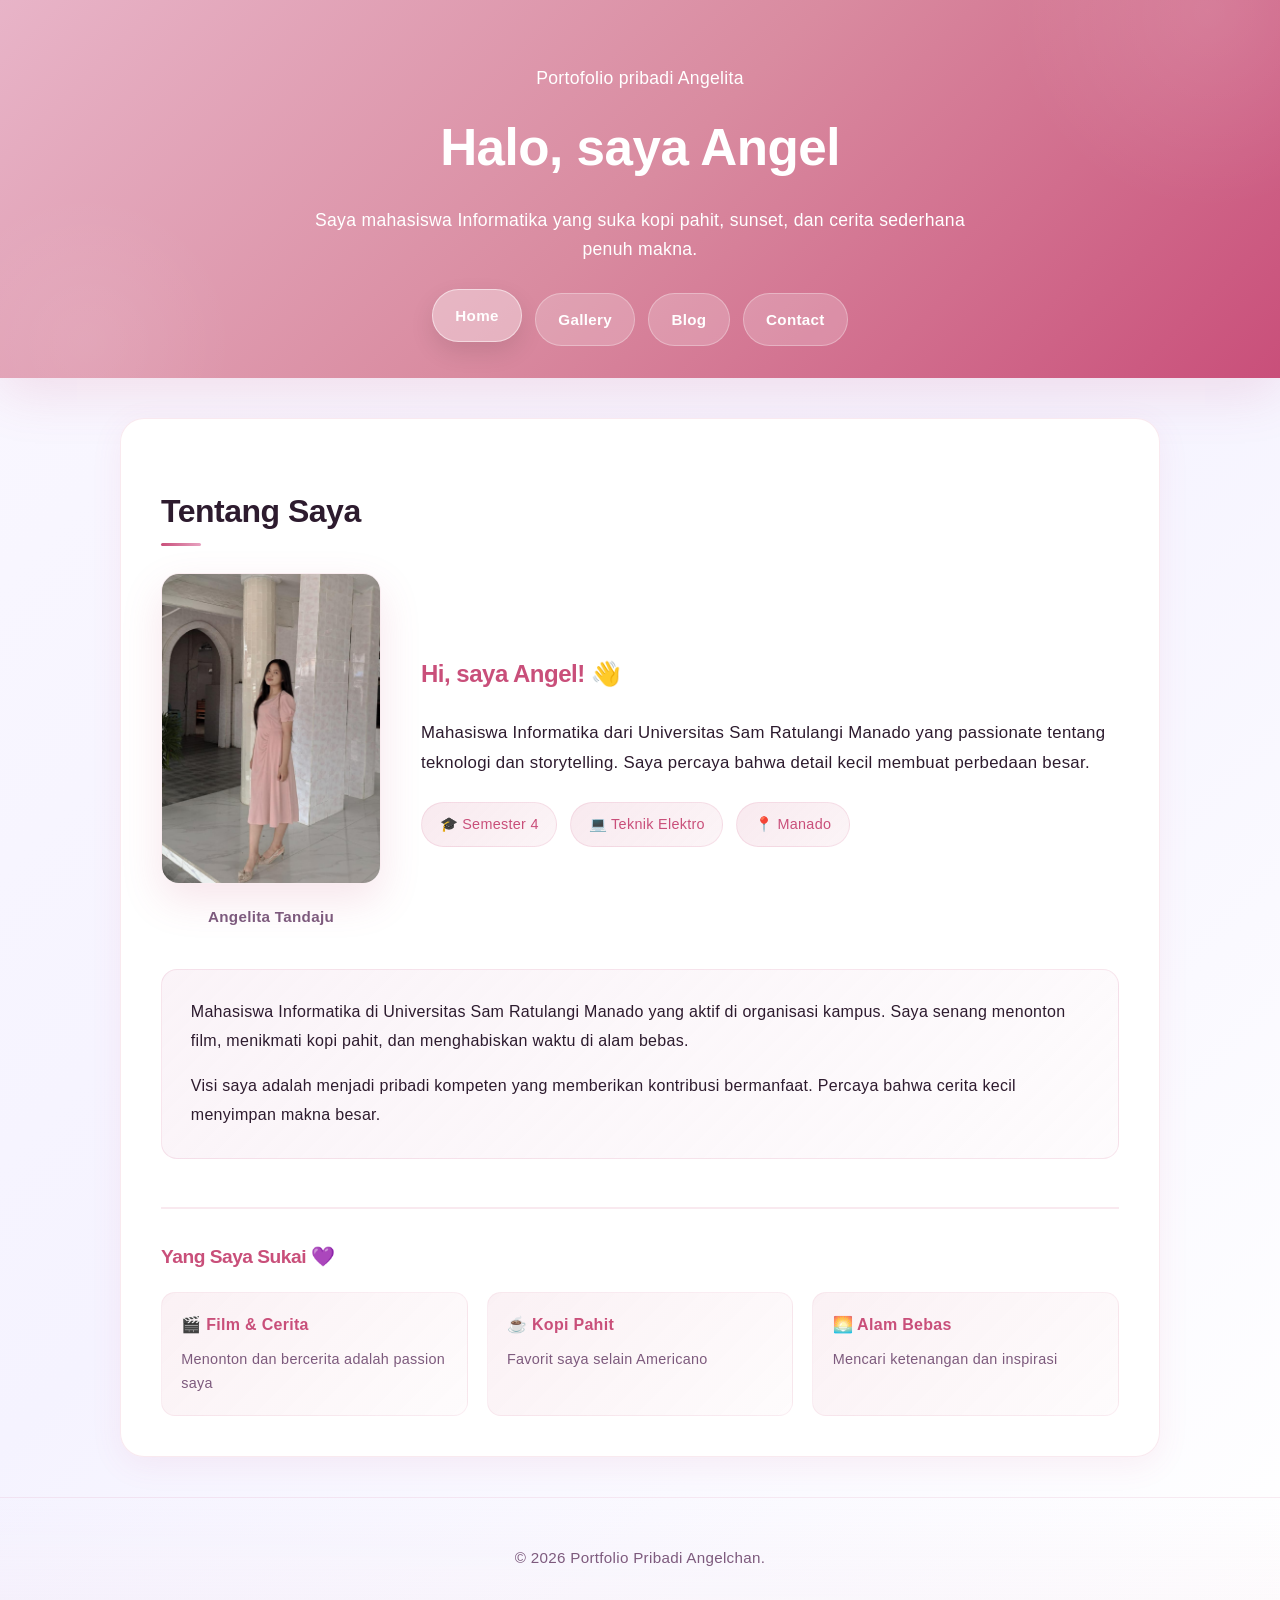
<file: index.html>
<!DOCTYPE html>
<html lang="id">
<head>
    <meta charset="UTF-8">
    <meta name="viewport" content="width=device-width, initial-scale=1.0">
    <title>Home - Portfolio Pribadi</title>
    <link rel="stylesheet" href="styles.css">
    <script src="script.js" defer></script>
</head>

<body>

    <header class="site-header">
        <div class="hero">
            <p>Portofolio pribadi Angelita</p>
            <h1>Halo, saya Angel</h1>
            <p>Saya mahasiswa Informatika yang suka kopi pahit, sunset, dan cerita sederhana penuh makna.</p>
            <nav class="navbar">
                <a class="nav-link" href="index.html">Home</a>
                <a class="nav-link" href="gallery.html">Gallery</a>
                <a class="nav-link" href="blog.html">Blog</a>
                <a class="nav-link" href="contact.html">Contact</a>
            </nav>
        </div>
    </header>

    <main>
        <section class="section-card">
            <h2>Tentang Saya</h2>

            <!-- Foto Profil -->
            <div style="display: grid; grid-template-columns: auto 1fr; gap: 2.5rem; align-items: center; margin-bottom: 2.5rem;">
                <figure style="text-align: center; margin: 0;">
                    <img src="image/cantik1.jpeg" alt="Foto profil Angelita Tandaju" width="220" style="border-radius: 18px; box-shadow: 0 16px 40px rgba(201, 79, 122, 0.15); display: block; border: 1px solid rgba(201, 79, 122, 0.1);">                    <figcaption style="margin-top: 1.2rem; font-size: 0.95rem; color: #7d5a7d; font-weight: 500;"><b>Angelita Tandaju</b></figcaption>
                </figure>
                
                <div>
                    <h3 style="color: #c94f7a; margin-top: 0; font-size: 1.5rem; font-weight: 600;">Hi, saya Angel! 👋</h3>
                    <p style="font-size: 1.05rem; line-height: 1.8; color: #2d1b2e; margin: 1rem 0; font-weight: 500;">
                        Mahasiswa Informatika dari Universitas Sam Ratulangi Manado yang passionate tentang teknologi dan storytelling. Saya percaya bahwa detail kecil membuat perbedaan besar.
                    </p>
                    <div style="display: flex; gap: 0.8rem; flex-wrap: wrap; margin-top: 1.5rem;">
                        <span style="background: linear-gradient(135deg, rgba(201, 79, 122, 0.12) 0%, rgba(201, 79, 122, 0.06) 100%); padding: 0.6rem 1.1rem; border-radius: 999px; font-size: 0.9rem; color: #c94f7a; border: 1px solid rgba(201, 79, 122, 0.12); font-weight: 500;">🎓 Semester 4</span>
                        <span style="background: linear-gradient(135deg, rgba(201, 79, 122, 0.12) 0%, rgba(201, 79, 122, 0.06) 100%); padding: 0.6rem 1.1rem; border-radius: 999px; font-size: 0.9rem; color: #c94f7a; border: 1px solid rgba(201, 79, 122, 0.12); font-weight: 500;">💻 Teknik Elektro</span>
                        <span style="background: linear-gradient(135deg, rgba(201, 79, 122, 0.12) 0%, rgba(201, 79, 122, 0.06) 100%); padding: 0.6rem 1.1rem; border-radius: 999px; font-size: 0.9rem; color: #c94f7a; border: 1px solid rgba(201, 79, 122, 0.12); font-weight: 500;">📍 Manado</span>
                    </div>
                </div>
            </div>

            <!-- Deskripsi Lengkap -->
            <div style="background: linear-gradient(135deg, rgba(240, 217, 232, 0.3) 0%, rgba(240, 217, 232, 0.1) 100%); padding: 1.8rem; border-radius: 16px; border-left: 3px solid #c94f7a; border: 1px solid rgba(201, 79, 122, 0.12); margin-top: 2.5rem;">
                <p style="font-size: 1rem; line-height: 1.8; color: #2d1b2e; margin: 0; font-weight: 500;">
                    Mahasiswa Informatika di Universitas Sam Ratulangi Manado yang aktif di organisasi kampus. Saya senang menonton film, menikmati kopi pahit, dan menghabiskan waktu di alam bebas.
                </p>
                <p style="font-size: 1rem; line-height: 1.8; color: #2d1b2e; margin: 1rem 0 0; font-weight: 500;">
                    Visi saya adalah menjadi pribadi kompeten yang memberikan kontribusi bermanfaat. Percaya bahwa cerita kecil menyimpan makna besar.
                </p>
            </div>

            <!-- Minat & Passion -->
            <div style="margin-top: 3rem; padding-top: 2rem; border-top: 2px solid rgba(201, 79, 122, 0.12);">
                <h3 style="color: #c94f7a; margin-top: 0; font-size: 1.2rem; font-weight: 600;">Yang Saya Sukai 💜</h3>
                <div style="display: grid; grid-template-columns: repeat(auto-fit, minmax(200px, 1fr)); gap: 1.2rem;">
                    <div style="padding: 1.2rem; background: linear-gradient(135deg, rgba(201, 79, 122, 0.08) 0%, rgba(201, 79, 122, 0.02) 100%); border-radius: 14px; border: 1px solid rgba(201, 79, 122, 0.08); transition: all 0.3s ease; cursor: default;">
                        <p style="margin: 0; font-weight: 600; color: #c94f7a; font-size: 1rem;">🎬 Film & Cerita</p>
                        <p style="margin: 0.6rem 0 0; font-size: 0.9rem; color: #7d5a7d;">Menonton dan bercerita adalah passion saya</p>
                    </div>
                    <div style="padding: 1.2rem; background: linear-gradient(135deg, rgba(201, 79, 122, 0.08) 0%, rgba(201, 79, 122, 0.02) 100%); border-radius: 14px; border: 1px solid rgba(201, 79, 122, 0.08); transition: all 0.3s ease; cursor: default;">
                        <p style="margin: 0; font-weight: 600; color: #c94f7a; font-size: 1rem;">☕ Kopi Pahit</p>
                        <p style="margin: 0.6rem 0 0; font-size: 0.9rem; color: #7d5a7d;">Favorit saya selain Americano</p>
                    </div>
                    <div style="padding: 1.2rem; background: linear-gradient(135deg, rgba(201, 79, 122, 0.08) 0%, rgba(201, 79, 122, 0.02) 100%); border-radius: 14px; border: 1px solid rgba(201, 79, 122, 0.08); transition: all 0.3s ease; cursor: default;">
                        <p style="margin: 0; font-weight: 600; color: #c94f7a; font-size: 1rem;">🌅 Alam Bebas</p>
                        <p style="margin: 0.6rem 0 0; font-size: 0.9rem; color: #7d5a7d;">Mencari ketenangan dan inspirasi</p>
                    </div>
                </div>
            </div>
        </section>
    </main>

    <footer class="footer">
        <p>&copy; 2026 Portfolio Pribadi Angelchan.</p>
    </footer>

</body>
</html>
</file>
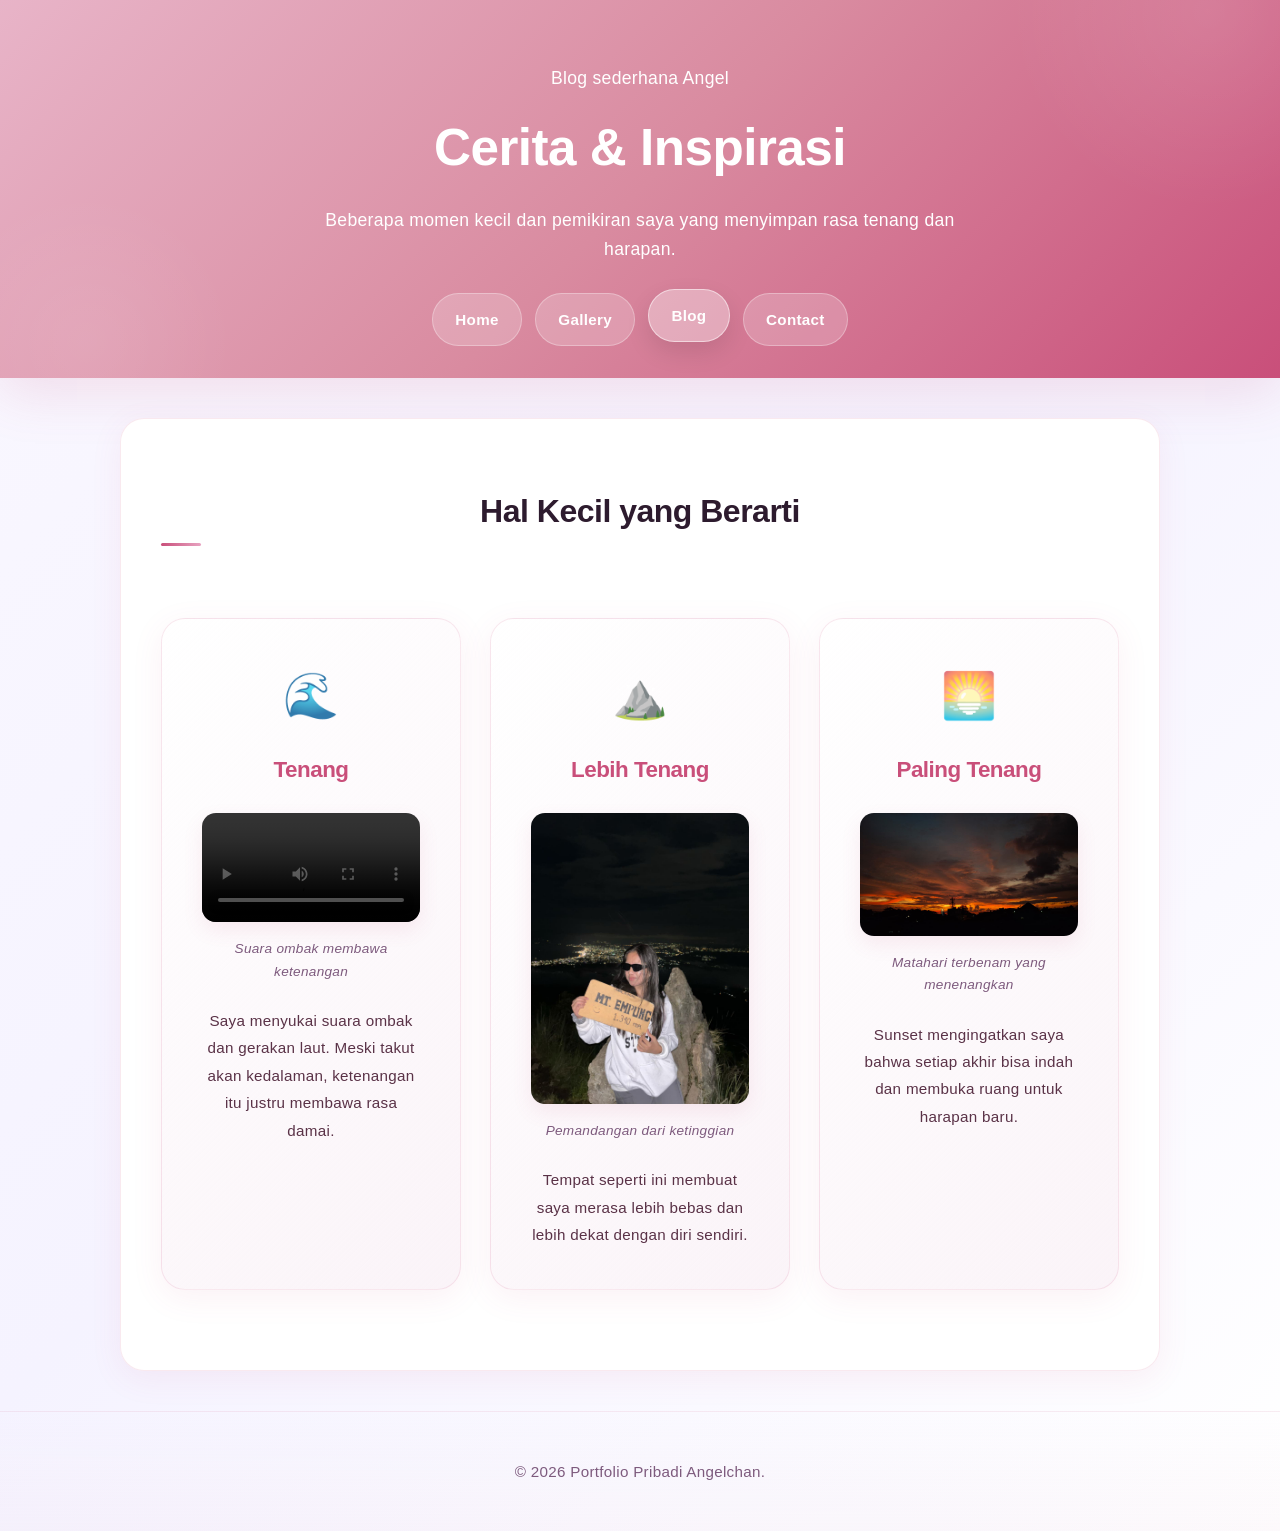
<file: blog.html>
<!DOCTYPE html>
<html lang="id">
<head>
    <meta charset="UTF-8">
    <meta name="viewport" content="width=device-width, initial-scale=1.0">
    <title>Blog - Portfolio Pribadi</title>
    <link rel="stylesheet" href="styles.css">
    <script src="script.js" defer></script>
</head>

<body>

    <header class="site-header">
        <div class="hero">
            <p>Blog sederhana Angel</p>
            <h1>Cerita & Inspirasi</h1>
            <p>Beberapa momen kecil dan pemikiran saya yang menyimpan rasa tenang dan harapan.</p>
            <nav class="navbar">
                <a class="nav-link" href="index.html">Home</a>
                <a class="nav-link" href="gallery.html">Gallery</a>
                <a class="nav-link" href="blog.html">Blog</a>
                <a class="nav-link" href="contact.html">Contact</a>
            </nav>
        </div>
    </header>

    <main>
        <section class="section-card">
            <h2 style="text-align: center; color: #2d1b2e; margin-bottom: 2rem;">Hal Kecil yang Berarti</h2>
            
            <div class="cards-grid">
                <article class="article-card" style="text-align: center;">
                    <div style="font-size: 2.8rem; margin-bottom: 1.2rem; opacity: 0.9;">🌊</div>
                    <h3 style="margin-top: 0; color: #c94f7a; font-size: 1.4rem;">Tenang</h3>
                    <figure style="margin: 1.5rem 0;">
                        <video src="image/ombak.mp4" controls style="border-radius: 14px; margin-bottom: 1rem; box-shadow: 0 8px 20px rgba(201, 79, 122, 0.1);"></video>
                        <figcaption style="font-size: 0.85rem; color: #7d5a7d; font-style: italic;">Suara ombak membawa ketenangan</figcaption>
                    </figure>
                    <p style="color: #5a3247; line-height: 1.8; margin: 1rem 0 0; font-size: 0.95rem;">Saya menyukai suara ombak dan gerakan laut. Meski takut akan kedalaman, ketenangan itu justru membawa rasa damai.</p>
                </article>
                
                <article class="article-card" style="text-align: center;">
                    <div style="font-size: 2.8rem; margin-bottom: 1.2rem; opacity: 0.9;">⛰️</div>
                    <h3 style="margin-top: 0; color: #c94f7a; font-size: 1.4rem;">Lebih Tenang</h3>
                    <figure style="margin: 1.5rem 0;">
                        <img src="image/gunung2.jpeg" alt="Gunung" style="border-radius: 14px; margin-bottom: 1rem; box-shadow: 0 8px 20px rgba(201, 79, 122, 0.1);">
                        <figcaption style="font-size: 0.85rem; color: #7d5a7d; font-style: italic;">Pemandangan dari ketinggian</figcaption>
                    </figure>
                    <p style="color: #5a3247; line-height: 1.8; margin: 1rem 0 0; font-size: 0.95rem;">Tempat seperti ini membuat saya merasa lebih bebas dan lebih dekat dengan diri sendiri.</p>
                </article>
                
                <article class="article-card" style="text-align: center;">
                    <div style="font-size: 2.8rem; margin-bottom: 1.2rem; opacity: 0.9;">🌅</div>
                    <h3 style="margin-top: 0; color: #c94f7a; font-size: 1.4rem;">Paling Tenang</h3>
                    <figure style="margin: 1.5rem 0;">
                        <img src="image/langit.jpeg" alt="Sunset" style="border-radius: 14px; margin-bottom: 1rem; box-shadow: 0 8px 20px rgba(201, 79, 122, 0.1);">
                        <figcaption style="font-size: 0.85rem; color: #7d5a7d; font-style: italic;">Matahari terbenam yang menenangkan</figcaption>
                    </figure>
                    <p style="color: #5a3247; line-height: 1.8; margin: 1rem 0 0; font-size: 0.95rem;">Sunset mengingatkan saya bahwa setiap akhir bisa indah dan membuka ruang untuk harapan baru.</p>
                </article>
            </div>
        </section>
    </main>

    <footer class="footer">
        <p>&copy; 2026 Portfolio Pribadi Angelchan.</p>
    </footer>

    <button id="backToTop" aria-label="Kembali ke atas">↑</button>

</body>
</html>
</file>
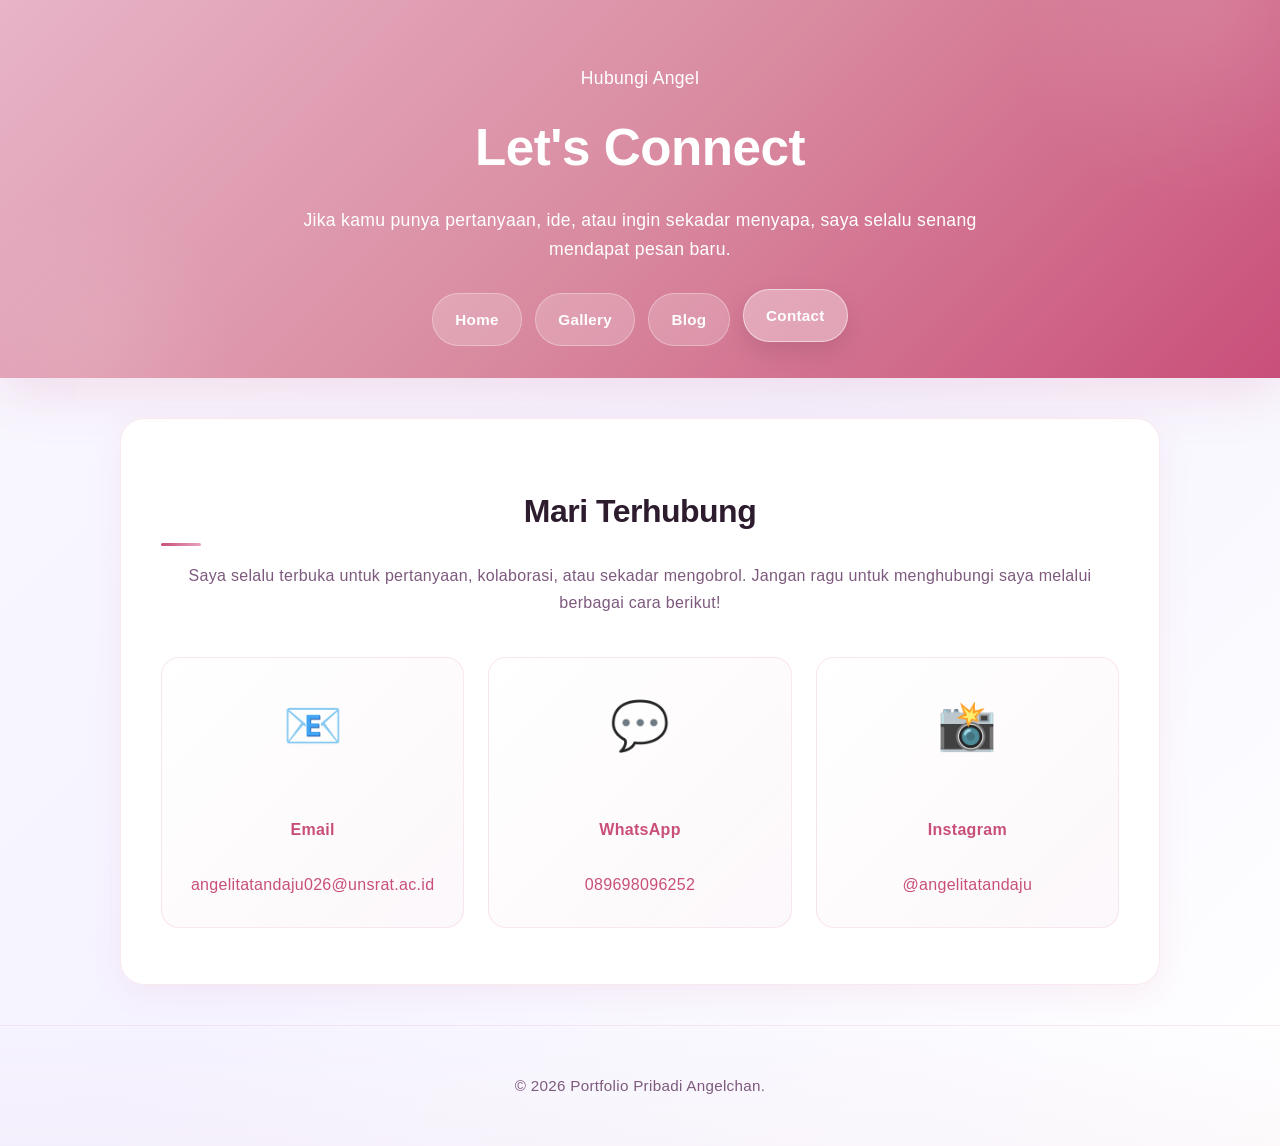
<file: contact.html>
<!DOCTYPE html>
<html lang="id">
<head>
    <meta charset="UTF-8">
    <meta name="viewport" content="width=device-width, initial-scale=1.0">
    <title>Contact - Portfolio Pribadi</title>
    <link rel="stylesheet" href="styles.css">
    <script src="script.js" defer></script>
</head>

<body>

    <header class="site-header">
        <div class="hero">
            <p>Hubungi Angel</p>
            <h1>Let's Connect</h1>
            <p>Jika kamu punya pertanyaan, ide, atau ingin sekadar menyapa, saya selalu senang mendapat pesan baru.</p>
            <nav class="navbar">
                <a class="nav-link" href="index.html">Home</a>
                <a class="nav-link" href="gallery.html">Gallery</a>
                <a class="nav-link" href="blog.html">Blog</a>
                <a class="nav-link" href="contact.html">Contact</a>
            </nav>
        </div>
    </header>

    <main>
        <section class="section-card">
            <h2 style="text-align: center; color: #2d1b2e; margin-bottom: 1rem;">Mari Terhubung</h2>
            <p style="text-align: center; color: #7d5a7d; margin-bottom: 2.5rem; font-size: 1rem; line-height: 1.7; font-weight: 500;">Saya selalu terbuka untuk pertanyaan, kolaborasi, atau sekadar mengobrol. Jangan ragu untuk menghubungi saya melalui berbagai cara berikut!</p>
            
            <div class="contact-card" style="display: grid; grid-template-columns: repeat(auto-fit, minmax(280px, 1fr)); gap: 1.5rem; margin-bottom: 1rem;">
                <div class="contact-details" style="text-align: center;">
                    <div style="font-size: 3rem; margin-bottom: 1rem; opacity: 0.85;">📧</div>
                    <p style="font-weight: 600; color: #c94f7a; margin-bottom: 0.6rem; font-size: 1rem;">Email</p>
                    <p style="margin: 0; color: #5a3247;"><a href="mailto:angelitatandaju026@unsrat.ac.id" style="color: #c94f7a; font-weight: 500;">angelitatandaju026@unsrat.ac.id</a></p>
                </div>
                
                <div class="contact-details" style="text-align: center;">
                    <div style="font-size: 3rem; margin-bottom: 1rem; opacity: 0.85;">💬</div>
                    <p style="font-weight: 600; color: #c94f7a; margin-bottom: 0.6rem; font-size: 1rem;">WhatsApp</p>
                    <p style="margin: 0; color: #5a3247;"><a href="https://wa.me/6289698096252" style="color: #c94f7a; font-weight: 500;">089698096252</a></p>
                </div>
                
                <div class="contact-details" style="text-align: center;">
                    <div style="font-size: 3rem; margin-bottom: 1rem; opacity: 0.85;">📸</div>
                    <p style="font-weight: 600; color: #c94f7a; margin-bottom: 0.6rem; font-size: 1rem;">Instagram</p>
                    <p style="margin: 0; color: #5a3247;"><a href="https://instagram.com/angelitatandaju" style="color: #c94f7a; font-weight: 500;">@angelitatandaju</a></p>
                </div>
            </div>
        </section>
    </main>

    <footer class="footer">
        <p>&copy; 2026 Portfolio Pribadi Angelchan.</p>
    </footer>

    <button id="backToTop" aria-label="Kembali ke atas">↑</button>
</body>
</html>
</file>
<file: styles.css>
/* Global style */
:root {
    color-scheme: light;
    --background: #faf8ff;
    --surface: rgba(255, 255, 255, 0.98);
    --text: #2d1b2e;
    --muted: #7d5a7d;
    --primary: #c94f7a;
    --primary-strong: #9a3d61;
    --border: rgba(201, 79, 122, 0.12);
    --shadow: rgba(201, 79, 122, 0.08);
    --accent: #f0d9e8;
}

* {
    box-sizing: border-box;
}

html {
    scroll-behavior: smooth;
}

body {
    margin: 0;
    min-height: 100vh;
    background: linear-gradient(135deg, #faf8ff 0%, #f5f3ff 50%, #fff 100%);
    font-family: -apple-system, BlinkMacSystemFont, "Segoe UI", "Helvetica Neue", sans-serif;
    color: var(--text);
    line-height: 1.65;
    letter-spacing: 0.3px;
}

img,
video {
    max-width: 100%;
    display: block;
}

a {
    color: var(--primary);
    text-decoration: none;
    transition: all 0.3s cubic-bezier(0.34, 1.56, 0.64, 1);
}

a:hover,
a:focus {
    color: var(--primary-strong);
    transform: translateY(-2px);
}

h1, h2, h3 {
    font-weight: 700;
    letter-spacing: -0.5px;
}

h1 {
    font-size: 3rem;
    background: linear-gradient(135deg, #c94f7a 0%, #a83f66 100%);
    -webkit-background-clip: text;
    -webkit-text-fill-color: transparent;
    background-clip: text;
}

h2 {
    font-size: 2rem;
    color: #2d1b2e;
    position: relative;
    padding-bottom: 0.5rem;
}

h2::after {
    content: '';
    position: absolute;
    bottom: 0;
    left: 0;
    width: 40px;
    height: 3px;
    background: linear-gradient(90deg, #c94f7a, #e8a3c1);
    border-radius: 999px;
}

.site-header {
    background: linear-gradient(135deg, #e8b4c8 0%, #d98ba0 50%, #c94f7a 100%);
    color: #fff;
    padding: 3rem 1rem 2rem;
    box-shadow: 0 15px 50px rgba(201, 79, 122, 0.15);
    position: relative;
    overflow: hidden;
    animation: slideDown 0.6s ease;
}

.site-header::before {
    content: '';
    position: absolute;
    top: -50%;
    right: -10%;
    width: 400px;
    height: 400px;
    background: radial-gradient(circle, rgba(255,255,255,0.1) 0%, transparent 70%);
    border-radius: 50%;
}

.site-header::after {
    content: '';
    position: absolute;
    bottom: -30%;
    left: -5%;
    width: 300px;
    height: 300px;
    background: radial-gradient(circle, rgba(255,255,255,0.08) 0%, transparent 70%);
    border-radius: 50%;
}

@keyframes slideDown {
    from {
        opacity: 0;
        transform: translateY(-30px);
    }
    to {
        opacity: 1;
        transform: translateY(0);
    }
}

.hero {
    max-width: 1000px;
    margin: 0 auto;
    text-align: center;
    position: relative;
    z-index: 1;
}

.hero h1 {
    font-size: 3.2rem;
    margin: 0.8rem 0 0.5rem;
    animation: fadeInUp 0.8s ease 0.1s both;
    color: #fff;
    background: none;
    -webkit-text-fill-color: unset;
}

.hero p {
    max-width: 700px;
    margin: 1rem auto 0;
    opacity: 0.98;
    font-size: 1.1rem;
    animation: fadeInUp 0.8s ease 0.3s both;
    font-weight: 500;
}

@keyframes fadeInUp {
    from {
        opacity: 0;
        transform: translateY(25px);
    }
    to {
        opacity: 1;
        transform: translateY(0);
    }
}

.navbar {
    display: flex;
    justify-content: center;
    flex-wrap: wrap;
    gap: 0.8rem;
    margin-top: 1.8rem;
    animation: fadeInUp 0.8s ease 0.5s both;
}

.navbar .nav-link {
    display: inline-flex;
    align-items: center;
    justify-content: center;
    padding: 0.8rem 1.4rem;
    border-radius: 999px;
    background: rgba(255, 255, 255, 0.2);
    border: 1.5px solid rgba(255, 255, 255, 0.3);
    color: #fff;
    font-weight: 600;
    font-size: 0.95rem;
    transition: all 0.35s cubic-bezier(0.34, 1.56, 0.64, 1);
    backdrop-filter: blur(10px);
}

.navbar .nav-link.active,
.navbar .nav-link:hover,
.navbar .nav-link:focus {
    background: rgba(255, 255, 255, 0.35);
    border-color: rgba(255, 255, 255, 0.5);
    transform: translateY(-4px);
    box-shadow: 0 10px 25px rgba(0, 0, 0, 0.1);
}

.section-card,
.article-card {
    background: var(--surface);
    border: 1px solid var(--border);
    border-radius: 24px;
    box-shadow: 0 8px 32px var(--shadow);
    padding: 2.5rem;
    margin: 2.5rem auto;
    max-width: 1040px;
    transition: all 0.5s cubic-bezier(0.34, 1.56, 0.64, 1);
    opacity: 0;
    transform: translateY(30px);
}

.section-card.visible,
.article-card.visible {
    opacity: 1;
    transform: translateY(0);
}

.section-card:hover,
.article-card:hover {
    box-shadow: 0 20px 50px rgba(201, 79, 122, 0.12);
    transform: translateY(-6px);
    border-color: rgba(201, 79, 122, 0.2);
}

.profile-grid {
    display: grid;
    grid-template-columns: minmax(260px, 300px) 1fr;
    gap: 2.5rem;
    align-items: center;
}

.profile-grid img {
    width: 100%;
    min-height: 300px;
    object-fit: cover;
    border-radius: 20px;
    box-shadow: 0 20px 50px rgba(201, 79, 122, 0.15);
    transition: all 0.4s ease;
    border: 1px solid rgba(201, 79, 122, 0.1);
}

.profile-grid img:hover {
    transform: scale(1.02) translateY(-4px);
    box-shadow: 0 25px 60px rgba(201, 79, 122, 0.2);
}

.cards-grid {
    display: grid;
    grid-template-columns: repeat(auto-fit, minmax(240px, 1fr));
    gap: 1.8rem;
}

.article-card h3 {
    margin: 0 0 1rem 0;
    color: #c94f7a;
    font-size: 1.3rem;
}

.article-card p,
.contact-details,
.modal-caption {
    color: #5a3247;
}

.article-card {
    background: linear-gradient(135deg, rgba(255,255,255,0.98) 0%, rgba(240,217,232,0.3) 100%);
}

.gallery-grid {
    display: grid;
    grid-template-columns: repeat(auto-fit, minmax(180px, 1fr));
    gap: 1.2rem;
}

.gallery-grid img {
    width: 100%;
    height: 200px;
    object-fit: cover;
    border-radius: 16px;
    cursor: pointer;
    transition: all 0.4s cubic-bezier(0.34, 1.56, 0.64, 1);
    box-shadow: 0 10px 28px rgba(201, 79, 122, 0.12);
    border: 1px solid rgba(201, 79, 122, 0.08);
}

.gallery-grid img:hover,
.gallery-grid img:focus {
    transform: translateY(-10px) scale(1.04);
    filter: saturate(1.15) brightness(1.05);
    box-shadow: 0 20px 45px rgba(201, 79, 122, 0.22);
}

.contact-card {
    display: grid;
    gap: 1.5rem;
}

.contact-card a {
    color: var(--primary);
    word-break: break-word;
}

.contact-details {
    display: grid;
    gap: 1.2rem;
    padding: 1.8rem;
    border-radius: 18px;
    background: linear-gradient(135deg, rgba(255,255,255,0.95) 0%, rgba(240,217,232,0.2) 100%);
    border: 1px solid rgba(201, 79, 122, 0.12);
    transition: all 0.4s cubic-bezier(0.34, 1.56, 0.64, 1);
}

.contact-details:hover {
    transform: translateY(-6px);
    box-shadow: 0 15px 40px rgba(201, 79, 122, 0.15);
    border-color: rgba(201, 79, 122, 0.22);
}

.footer {
    text-align: center;
    padding: 2rem 1rem;
    color: var(--muted);
    font-size: 0.95rem;
    background: linear-gradient(180deg, rgba(255,255,255,0) 0%, rgba(240,217,232,0.15) 100%);
    border-top: 1px solid rgba(201, 79, 122, 0.08);
}

#backToTop {
    position: fixed;
    right: 2rem;
    bottom: 2rem;
    width: 50px;
    height: 50px;
    border: none;
    border-radius: 50%;
    background: linear-gradient(135deg, #c94f7a 0%, #a83f66 100%);
    color: #fff;
    font-size: 1.3rem;
    display: flex;
    align-items: center;
    justify-content: center;
    cursor: pointer;
    box-shadow: 0 12px 35px rgba(201, 79, 122, 0.25);
    opacity: 0;
    visibility: hidden;
    transition: all 0.3s cubic-bezier(0.34, 1.56, 0.64, 1);
    z-index: 1000;
    border: 1px solid rgba(255, 255, 255, 0.2);
}

#backToTop:hover {
    transform: scale(1.12) translateY(-4px);
    box-shadow: 0 18px 45px rgba(201, 79, 122, 0.35);
}

#backToTop.visible {
    opacity: 1;
    visibility: visible;
}

.modal-overlay {
    position: fixed;
    inset: 0;
    background: rgba(45, 27, 46, 0.85);
    backdrop-filter: blur(8px);
    display: flex;
    align-items: center;
    justify-content: center;
    padding: 1.5rem;
    opacity: 0;
    visibility: hidden;
    transition: all 0.3s ease;
    z-index: 1001;
}

.modal-overlay.open {
    opacity: 1;
    visibility: visible;
}

.modal-card {
    width: 100%;
    max-width: 900px;
    border-radius: 24px;
    overflow: hidden;
    background: linear-gradient(135deg, rgba(255,255,255,0.98) 0%, rgba(240,217,232,0.1) 100%);
    box-shadow: 0 40px 80px rgba(45, 27, 46, 0.4);
    position: relative;
    border: 1px solid rgba(201, 79, 122, 0.15);
    animation: zoomIn 0.35s cubic-bezier(0.34, 1.56, 0.64, 1);
}

@keyframes zoomIn {
    from {
        opacity: 0;
        transform: scale(0.92);
    }
    to {
        opacity: 1;
        transform: scale(1);
    }
}

.modal-card img {
    width: 100%;
    display: block;
}

.modal-caption {
    padding: 1.4rem 1.6rem;
    color: #2d1b2e;
    font-weight: 500;
    font-size: 1rem;
}

.modal-close {
    position: absolute;
    top: 1.2rem;
    right: 1.2rem;
    width: 44px;
    height: 44px;
    border: none;
    border-radius: 50%;
    background: rgba(201, 79, 122, 0.9);
    color: #fff;
    font-size: 1.3rem;
    cursor: pointer;
    box-shadow: 0 8px 24px rgba(45, 27, 46, 0.25);
    transition: all 0.3s ease;
    border: 1px solid rgba(255, 255, 255, 0.2);
}

.modal-close:hover {
    transform: scale(1.12) rotate(90deg);
    background: #c94f7a;
    box-shadow: 0 12px 32px rgba(45, 27, 46, 0.35);
}

@media (max-width: 860px) {
    .profile-grid {
        grid-template-columns: 1fr;
    }
    .gallery-grid img {
        height: 170px;
    }
    h1 {
        font-size: 2.5rem;
    }
}

@media (max-width: 620px) {
    .site-header {
        padding: 2rem 1rem 1.5rem;
    }
    .navbar {
        gap: 0.6rem;
    }
    .section-card,
    .article-card {
        padding: 1.8rem;
        margin: 1.8rem auto;
    }
    h1 {
        font-size: 2rem;
    }
    h2 {
        font-size: 1.5rem;
    }
    .cards-grid {
        grid-template-columns: 1fr;
    }
}
</file>
